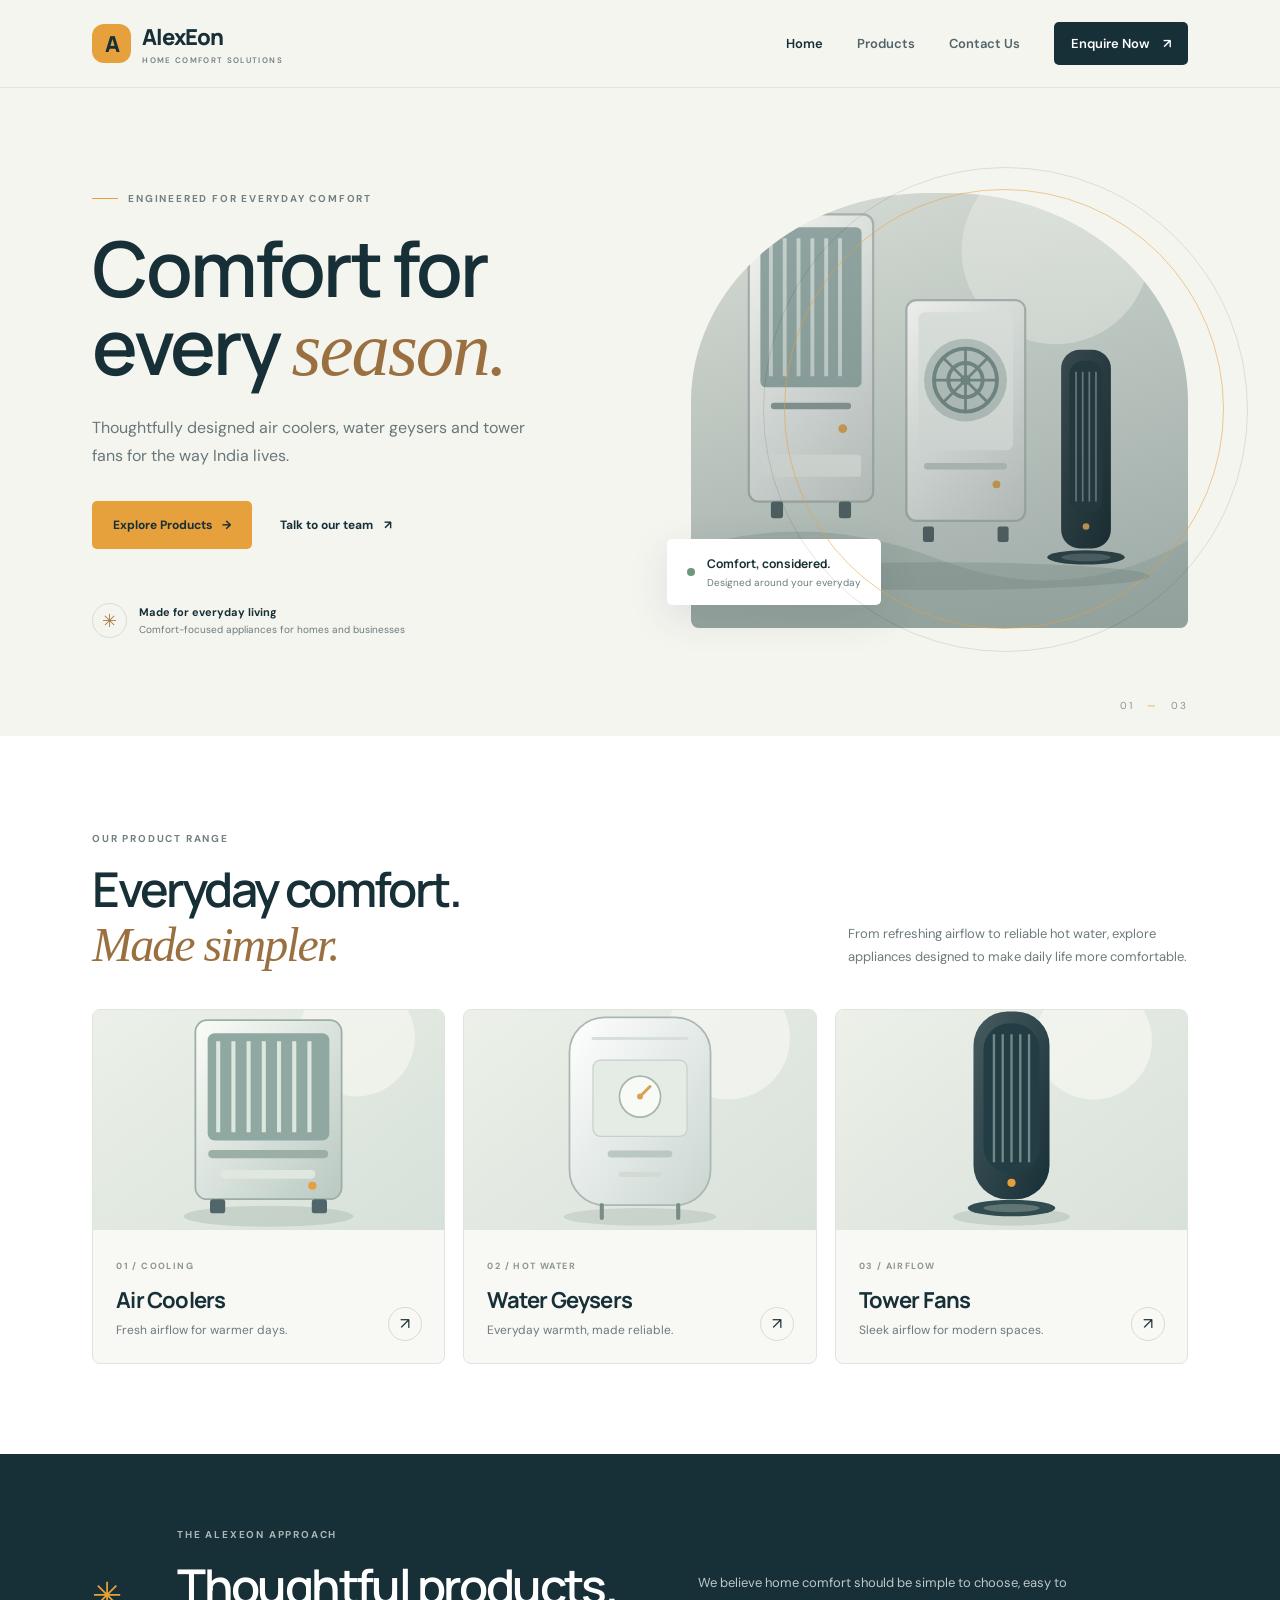
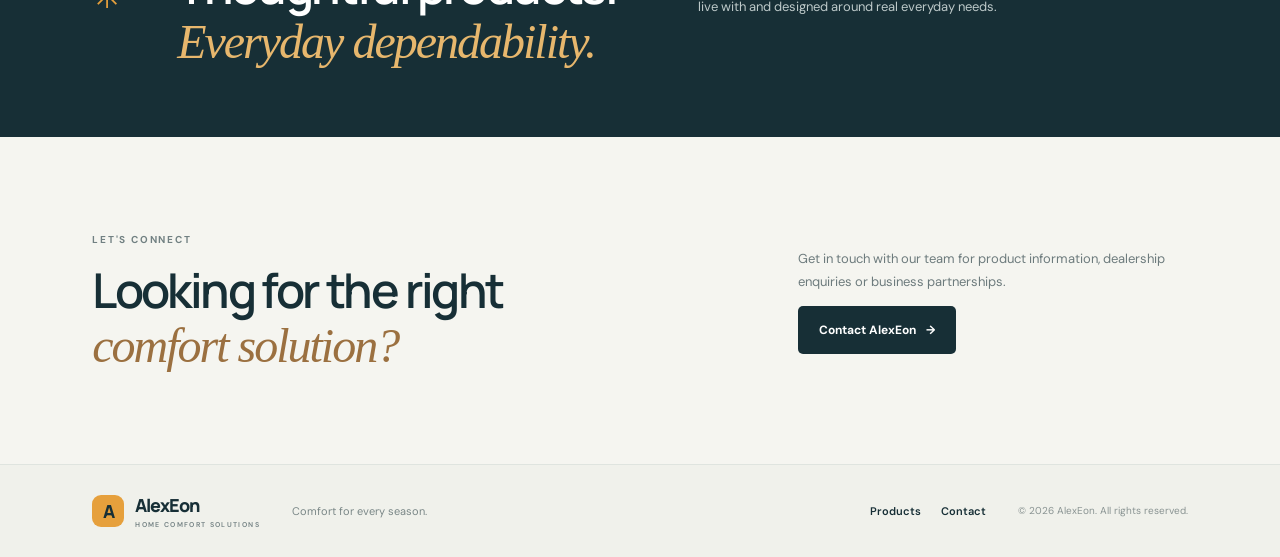
<file: index.html>
<!DOCTYPE html>
<html lang="en">
<head>
  <meta charset="UTF-8"><meta name="viewport" content="width=device-width, initial-scale=1.0">
  <meta name="description" content="Explore AlexEon air coolers, water geysers and tower fans — home comfort appliances designed for everyday Indian living.">
  <title>AlexEon | Comfort for Every Season</title>
  <link rel="preconnect" href="https://fonts.googleapis.com"><link rel="preconnect" href="https://fonts.gstatic.com" crossorigin>
  <link href="https://fonts.googleapis.com/css2?family=DM+Sans:wght@400;500;600;700&family=Manrope:wght@400;500;600;700;800&display=swap" rel="stylesheet">
  <link rel="stylesheet" href="styles.css">
</head>
<body>
  <header class="site-header">
    <a class="brand" href="index.html" aria-label="AlexEon home"><span class="brand-mark">A</span><span>AlexEon<small>HOME COMFORT SOLUTIONS</small></span></a>
    <button class="menu-toggle" aria-label="Toggle navigation" aria-expanded="false">☰</button>
    <nav class="nav-links"><a class="active" href="index.html">Home</a><a href="products.html">Products</a><a href="contact.html">Contact Us</a><a class="nav-cta" href="contact.html">Enquire Now <span>↗</span></a></nav>
  </header>
  <main>
    <section class="hero">
      <div class="hero-copy">
        <span class="eyebrow"><span class="eyebrow-line"></span> ENGINEERED FOR EVERYDAY COMFORT</span>
        <h1>Comfort for<br>every <em>season.</em></h1>
        <p>Thoughtfully designed air coolers, water geysers and tower fans for the way India lives.</p>
        <div class="hero-actions"><a class="button button-primary" href="products.html">Explore Products <span>→</span></a><a class="text-link" href="contact.html">Talk to our team <span>↗</span></a></div>
        <div class="hero-proof"><span class="proof-icon">✳</span><span><strong>Made for everyday living</strong><small>Comfort-focused appliances for homes and businesses</small></span></div>
      </div>
      <div class="hero-visual">
        <div class="hero-image"></div>
        <div class="image-label"><span class="label-dot"></span><span><strong>Comfort, considered.</strong><small>Designed around your everyday</small></span></div>
        <div class="hero-orbit orbit-one"></div><div class="hero-orbit orbit-two"></div>
      </div>
      <div class="hero-index">01 <span>—</span> 03</div>
    </section>

    <section class="section product-intro">
      <div class="section-heading"><div><span class="eyebrow">OUR PRODUCT RANGE</span><h2>Everyday comfort.<br><em>Made simpler.</em></h2></div><p>From refreshing airflow to reliable hot water, explore appliances designed to make daily life more comfortable.</p></div>
      <div class="category-grid">
        <a class="category-card cooler-card" href="products.html#air-coolers"><div class="category-photo photo-cooler"></div><div class="category-content"><span class="card-number">01 / COOLING</span><h3>Air Coolers</h3><p>Fresh airflow for warmer days.</p><span class="round-arrow">↗</span></div></a>
        <a class="category-card geyser-card" href="products.html#geysers"><div class="category-photo photo-geyser"></div><div class="category-content"><span class="card-number">02 / HOT WATER</span><h3>Water Geysers</h3><p>Everyday warmth, made reliable.</p><span class="round-arrow">↗</span></div></a>
        <a class="category-card fan-card" href="products.html#tower-fans"><div class="category-photo photo-fan"></div><div class="category-content"><span class="card-number">03 / AIRFLOW</span><h3>Tower Fans</h3><p>Sleek airflow for modern spaces.</p><span class="round-arrow">↗</span></div></a>
      </div>
    </section>

    <section class="brand-band"><div class="band-symbol">✳</div><div><span class="eyebrow light-eyebrow">THE ALEXEON APPROACH</span><h2>Thoughtful products.<br><em>Everyday dependability.</em></h2></div><p>We believe home comfort should be simple to choose, easy to live with and designed around real everyday needs.</p></section>

    <section class="section bottom-cta"><div><span class="eyebrow">LET'S CONNECT</span><h2>Looking for the right<br><em>comfort solution?</em></h2></div><div class="cta-side"><p>Get in touch with our team for product information, dealership enquiries or business partnerships.</p><a class="button button-dark" href="contact.html">Contact AlexEon <span>→</span></a></div></section>
  </main>
  <footer class="site-footer"><a class="brand brand-footer" href="index.html"><span class="brand-mark">A</span><span>AlexEon<small>HOME COMFORT SOLUTIONS</small></span></a><span class="footer-note">Comfort for every season.</span><div class="footer-links"><a href="products.html">Products</a><a href="contact.html">Contact</a></div><span class="copyright">© <span data-year></span> AlexEon. All rights reserved.</span></footer>
  <script src="script.js"></script>
</body></html>
</file>
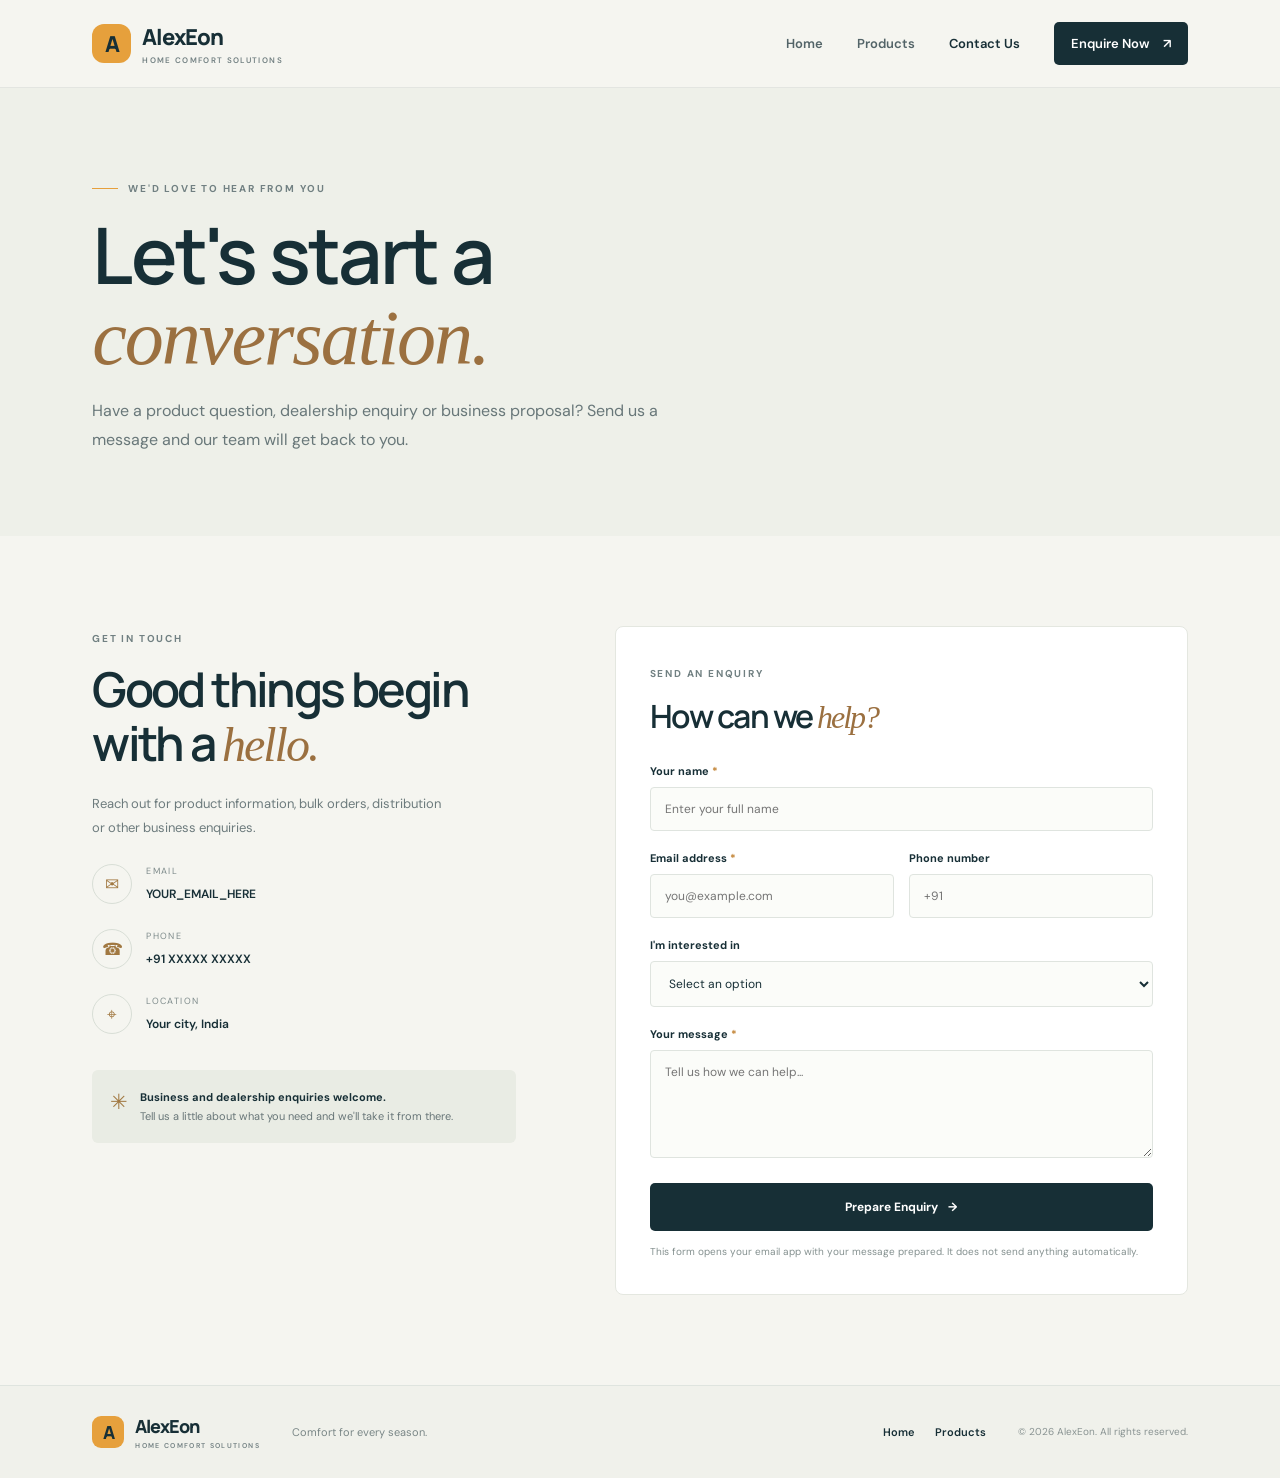
<file: contact.html>
<!DOCTYPE html>
<html lang="en">
<head>
  <meta charset="UTF-8"><meta name="viewport" content="width=device-width, initial-scale=1.0">
  <meta name="description" content="Contact AlexEon for product information, dealership opportunities and business enquiries.">
  <title>Contact Us | AlexEon</title>
  <link rel="preconnect" href="https://fonts.googleapis.com"><link rel="preconnect" href="https://fonts.gstatic.com" crossorigin>
  <link href="https://fonts.googleapis.com/css2?family=DM+Sans:wght@400;500;600;700&family=Manrope:wght@400;500;600;700;800&display=swap" rel="stylesheet">
  <link rel="stylesheet" href="styles.css">
</head>
<body>
  <header class="site-header"><a class="brand" href="index.html" aria-label="AlexEon home"><span class="brand-mark">A</span><span>AlexEon<small>HOME COMFORT SOLUTIONS</small></span></a><button class="menu-toggle" aria-label="Toggle navigation" aria-expanded="false">☰</button><nav class="nav-links"><a href="index.html">Home</a><a href="products.html">Products</a><a class="active" href="contact.html">Contact Us</a><a class="nav-cta" href="#contact-form">Enquire Now <span>↗</span></a></nav></header>
  <main>
    <section class="page-hero contact-hero"><span class="eyebrow"><span class="eyebrow-line"></span> WE'D LOVE TO HEAR FROM YOU</span><h1>Let's start a<br><em>conversation.</em></h1><p>Have a product question, dealership enquiry or business proposal? Send us a message and our team will get back to you.</p></section>
    <section class="contact-layout section">
      <div class="contact-aside"><span class="eyebrow">GET IN TOUCH</span><h2>Good things begin<br>with a <em>hello.</em></h2><p>Reach out for product information, bulk orders, distribution or other business enquiries.</p>
        <div class="contact-detail"><span class="detail-icon">✉</span><div><small>EMAIL</small><a href="mailto:YOUR_EMAIL_HERE">YOUR_EMAIL_HERE</a></div></div>
        <div class="contact-detail"><span class="detail-icon">☎</span><div><small>PHONE</small><a href="tel:+91XXXXXXXXXX">+91 XXXXX XXXXX</a></div></div>
        <div class="contact-detail"><span class="detail-icon">⌖</span><div><small>LOCATION</small><span>Your city, India</span></div></div>
        <div class="contact-note"><span>✳</span><p><strong>Business and dealership enquiries welcome.</strong><br>Tell us a little about what you need and we'll take it from there.</p></div>
      </div>
      <form class="contact-form" id="contact-form">
        <div class="form-heading"><span class="eyebrow">SEND AN ENQUIRY</span><h2>How can we <em>help?</em></h2></div>
        <label for="name">Your name <span>*</span></label><input id="name" name="name" autocomplete="name" placeholder="Enter your full name" required>
        <div class="form-row"><div><label for="email">Email address <span>*</span></label><input id="email" name="email" type="email" autocomplete="email" placeholder="you@example.com" required></div><div><label for="phone">Phone number</label><input id="phone" name="phone" type="tel" autocomplete="tel" placeholder="+91"></div></div>
        <label for="interest">I'm interested in</label><select id="interest" name="interest"><option value="">Select an option</option><option>Air Coolers</option><option>Water Geysers</option><option>Tower Fans</option><option>Dealership / Distribution</option><option>Bulk Order</option><option>Other</option></select>
        <label for="message">Your message <span>*</span></label><textarea id="message" name="message" rows="5" placeholder="Tell us how we can help..." required></textarea>
        <button class="button button-dark form-submit" type="submit">Prepare Enquiry <span>→</span></button>
        <p class="form-disclaimer">This form opens your email app with your message prepared. It does not send anything automatically.</p><p class="form-status" aria-live="polite"></p>
      </form>
    </section>
  </main>
  <footer class="site-footer"><a class="brand brand-footer" href="index.html"><span class="brand-mark">A</span><span>AlexEon<small>HOME COMFORT SOLUTIONS</small></span></a><span class="footer-note">Comfort for every season.</span><div class="footer-links"><a href="index.html">Home</a><a href="products.html">Products</a></div><span class="copyright">© <span data-year></span> AlexEon. All rights reserved.</span></footer><script src="script.js"></script>
</body></html>
</file>
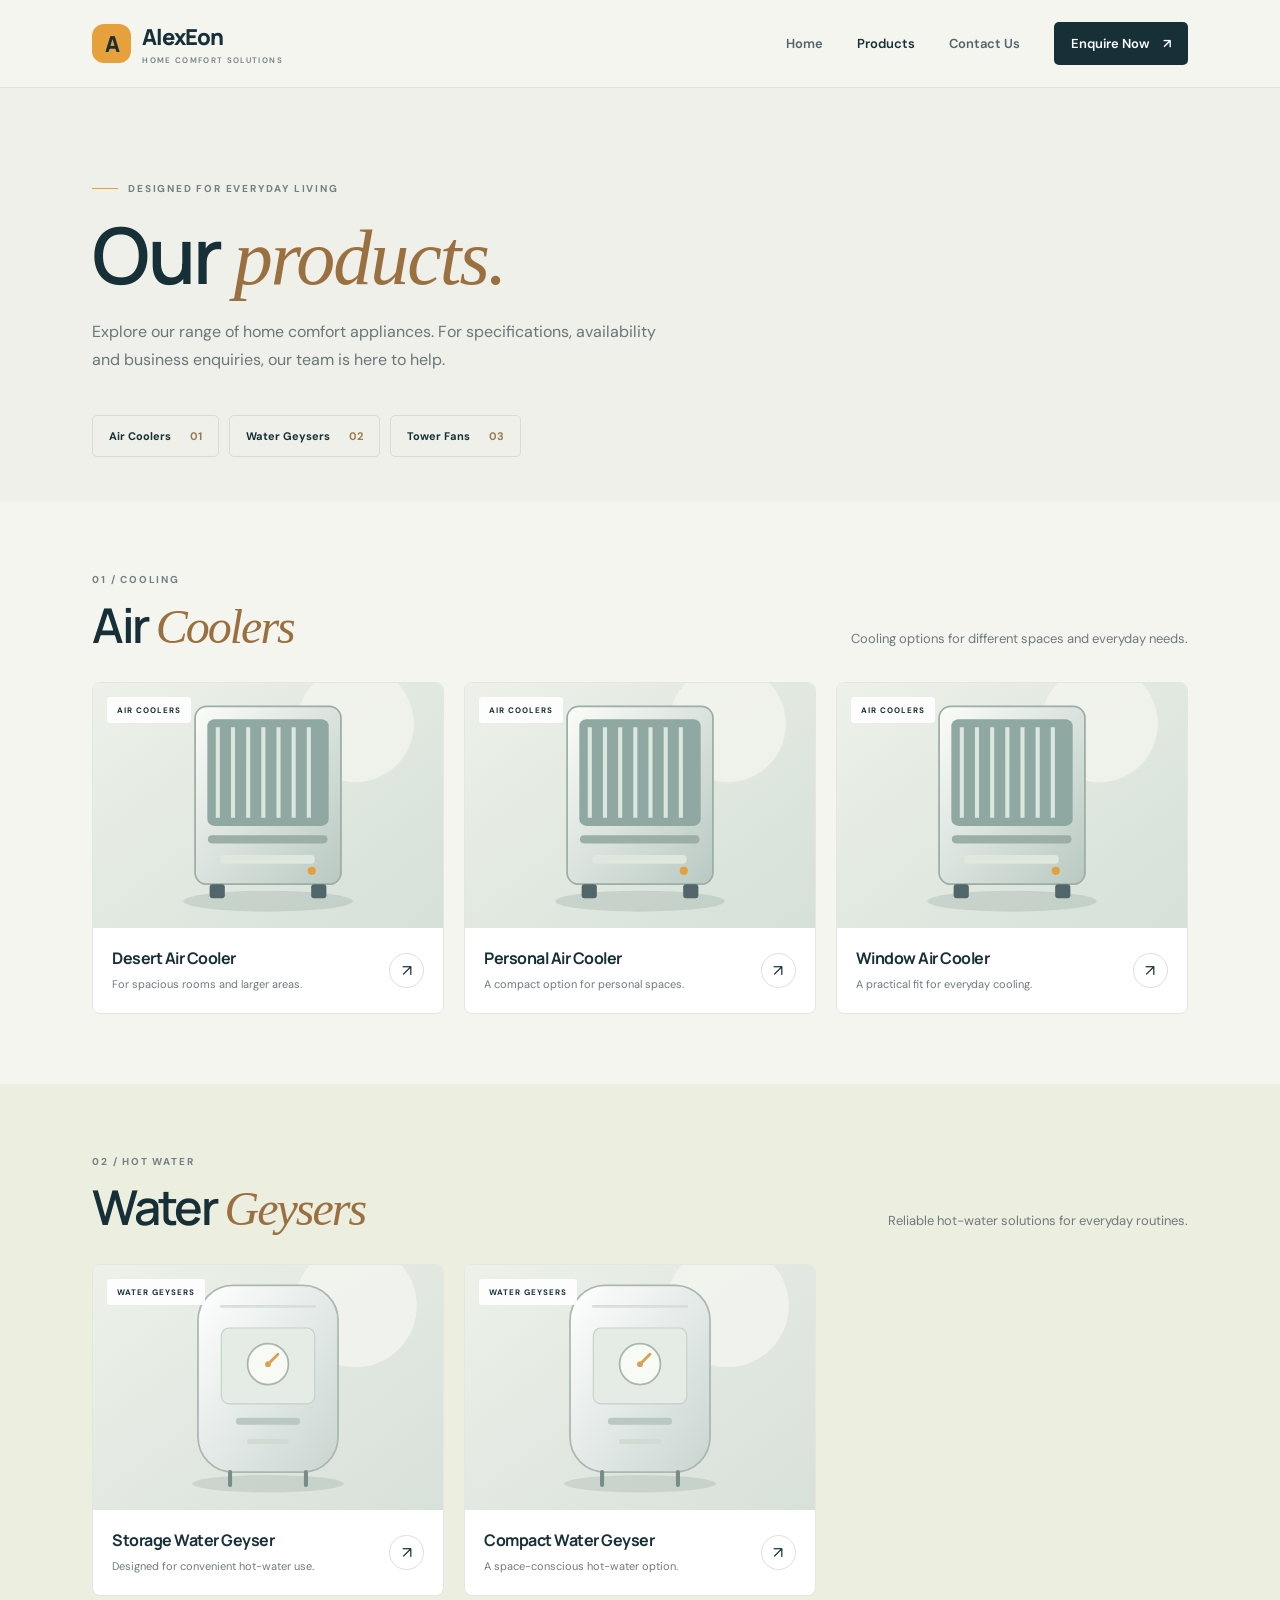
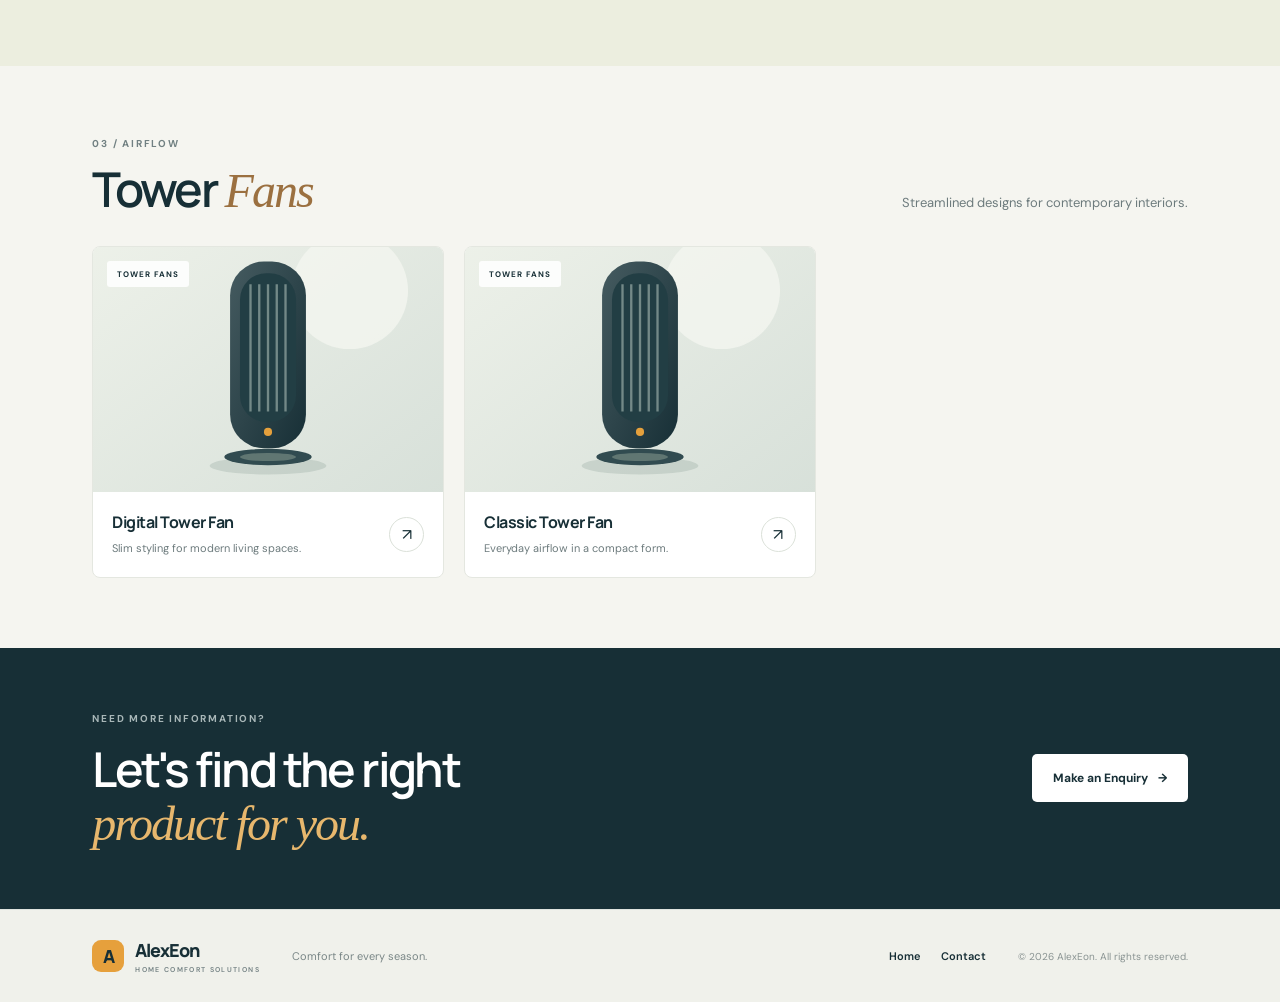
<file: products.html>
<!DOCTYPE html>
<html lang="en">
<head>
  <meta charset="UTF-8"><meta name="viewport" content="width=device-width, initial-scale=1.0">
  <meta name="description" content="Browse AlexEon air coolers, water geysers and tower fans. Contact us for product specifications and business enquiries.">
  <title>Our Products | AlexEon</title>
  <link rel="preconnect" href="https://fonts.googleapis.com"><link rel="preconnect" href="https://fonts.gstatic.com" crossorigin>
  <link href="https://fonts.googleapis.com/css2?family=DM+Sans:wght@400;500;600;700&family=Manrope:wght@400;500;600;700;800&display=swap" rel="stylesheet">
  <link rel="stylesheet" href="styles.css">
</head>
<body>
  <header class="site-header"><a class="brand" href="index.html" aria-label="AlexEon home"><span class="brand-mark">A</span><span>AlexEon<small>HOME COMFORT SOLUTIONS</small></span></a><button class="menu-toggle" aria-label="Toggle navigation" aria-expanded="false">☰</button><nav class="nav-links"><a href="index.html">Home</a><a class="active" href="products.html">Products</a><a href="contact.html">Contact Us</a><a class="nav-cta" href="contact.html">Enquire Now <span>↗</span></a></nav></header>
  <main>
    <section class="page-hero products-hero"><span class="eyebrow"><span class="eyebrow-line"></span> DESIGNED FOR EVERYDAY LIVING</span><h1>Our <em>products.</em></h1><p>Explore our range of home comfort appliances. For specifications, availability and business enquiries, our team is here to help.</p><div class="product-tabs"><a href="#air-coolers">Air Coolers <span>01</span></a><a href="#geysers">Water Geysers <span>02</span></a><a href="#tower-fans">Tower Fans <span>03</span></a></div></section>
    <section class="catalog-section section" id="air-coolers"><div class="catalog-heading"><div><span class="eyebrow">01 / COOLING</span><h2>Air <em>Coolers</em></h2></div><p>Cooling options for different spaces and everyday needs.</p></div><div class="product-grid">
      <article class="product-card"><div class="product-image product-img-cooler-1"><span class="product-tag">AIR COOLERS</span></div><div class="product-info"><div><h3>Desert Air Cooler</h3><p>For spacious rooms and larger areas.</p></div><a class="product-link" href="contact.html?product=Desert%20Air%20Cooler" aria-label="Enquire about Desert Air Cooler">↗</a></div></article>
      <article class="product-card"><div class="product-image product-img-cooler-2"><span class="product-tag">AIR COOLERS</span></div><div class="product-info"><div><h3>Personal Air Cooler</h3><p>A compact option for personal spaces.</p></div><a class="product-link" href="contact.html?product=Personal%20Air%20Cooler" aria-label="Enquire about Personal Air Cooler">↗</a></div></article>
      <article class="product-card"><div class="product-image product-img-cooler-3"><span class="product-tag">AIR COOLERS</span></div><div class="product-info"><div><h3>Window Air Cooler</h3><p>A practical fit for everyday cooling.</p></div><a class="product-link" href="contact.html?product=Window%20Air%20Cooler" aria-label="Enquire about Window Air Cooler">↗</a></div></article>
    </div></section>
    <section class="catalog-section section alt-section" id="geysers"><div class="catalog-heading"><div><span class="eyebrow">02 / HOT WATER</span><h2>Water <em>Geysers</em></h2></div><p>Reliable hot-water solutions for everyday routines.</p></div><div class="product-grid">
      <article class="product-card"><div class="product-image product-img-geyser-1"><span class="product-tag">WATER GEYSERS</span></div><div class="product-info"><div><h3>Storage Water Geyser</h3><p>Designed for convenient hot-water use.</p></div><a class="product-link" href="contact.html?product=Storage%20Water%20Geyser" aria-label="Enquire about Storage Water Geyser">↗</a></div></article>
      <article class="product-card"><div class="product-image product-img-geyser-2"><span class="product-tag">WATER GEYSERS</span></div><div class="product-info"><div><h3>Compact Water Geyser</h3><p>A space-conscious hot-water option.</p></div><a class="product-link" href="contact.html?product=Compact%20Water%20Geyser" aria-label="Enquire about Compact Water Geyser">↗</a></div></article>
    </div></section>
    <section class="catalog-section section" id="tower-fans"><div class="catalog-heading"><div><span class="eyebrow">03 / AIRFLOW</span><h2>Tower <em>Fans</em></h2></div><p>Streamlined designs for contemporary interiors.</p></div><div class="product-grid">
      <article class="product-card"><div class="product-image product-img-fan-1"><span class="product-tag">TOWER FANS</span></div><div class="product-info"><div><h3>Digital Tower Fan</h3><p>Slim styling for modern living spaces.</p></div><a class="product-link" href="contact.html?product=Digital%20Tower%20Fan" aria-label="Enquire about Digital Tower Fan">↗</a></div></article>
      <article class="product-card"><div class="product-image product-img-fan-2"><span class="product-tag">TOWER FANS</span></div><div class="product-info"><div><h3>Classic Tower Fan</h3><p>Everyday airflow in a compact form.</p></div><a class="product-link" href="contact.html?product=Classic%20Tower%20Fan" aria-label="Enquire about Classic Tower Fan">↗</a></div></article>
    </div></section>
    <section class="catalog-cta"><div><span class="eyebrow light-eyebrow">NEED MORE INFORMATION?</span><h2>Let's find the right<br><em>product for you.</em></h2></div><a class="button button-light" href="contact.html">Make an Enquiry <span>→</span></a></section>
  </main>
  <footer class="site-footer"><a class="brand brand-footer" href="index.html"><span class="brand-mark">A</span><span>AlexEon<small>HOME COMFORT SOLUTIONS</small></span></a><span class="footer-note">Comfort for every season.</span><div class="footer-links"><a href="index.html">Home</a><a href="contact.html">Contact</a></div><span class="copyright">© <span data-year></span> AlexEon. All rights reserved.</span></footer><script src="script.js"></script>
</body></html>
</file>
<file: styles.css>
:root{--ink:#172f36;--ink-2:#24434b;--muted:#6d7b7d;--cream:#f5f5f0;--white:#fff;--accent:#e6a03c;--line:#dfe4df;--serif:Georgia,"Times New Roman",serif;--sans:"DM Sans",sans-serif;--display:"Manrope",sans-serif}*{box-sizing:border-box}html{scroll-behavior:smooth;scroll-padding-top:90px}body{margin:0;background:var(--cream);color:var(--ink);font-family:var(--sans);-webkit-font-smoothing:antialiased}a{color:inherit;text-decoration:none}button,input,textarea,select{font:inherit}.site-header{height:88px;padding:0 7.2%;display:flex;align-items:center;justify-content:space-between;background:rgba(245,245,240,.95);border-bottom:1px solid rgba(23,47,54,.08);position:sticky;top:0;z-index:20;backdrop-filter:blur(16px)}.brand{display:flex;align-items:center;gap:11px;font:800 22px var(--display);letter-spacing:-1px}.brand-mark{width:39px;height:39px;border-radius:12px;background:var(--accent);display:grid;place-items:center;color:var(--ink);font:800 22px var(--display);letter-spacing:-2px}.brand small{display:block;font:600 8px var(--sans);letter-spacing:1.35px;margin-top:3px;color:#738183}.nav-links{display:flex;align-items:center;gap:34px;font-size:13px;font-weight:600}.nav-links>a:not(.nav-cta){color:#536468;transition:color .2s}.nav-links>a:hover,.nav-links>a.active{color:var(--ink)}.nav-cta{background:var(--ink);color:white;padding:13px 17px;border-radius:5px}.nav-cta span,.button span{margin-left:10px}.menu-toggle{display:none;background:none;border:0;font-size:24px;color:var(--ink)}.hero{padding:65px 7.2% 68px;min-height:600px;display:grid;grid-template-columns:1fr 1fr;gap:5%;align-items:center;position:relative;overflow:hidden}.hero-copy{padding:30px 0;position:relative;z-index:2}.eyebrow{font-size:10px;letter-spacing:1.8px;font-weight:700;color:#718082;display:inline-flex;align-items:center;gap:10px}.eyebrow-line{height:1px;width:26px;background:var(--accent)}h1,h2,h3,p{margin-top:0}h1,h2{font-family:var(--display);letter-spacing:-2.6px;font-weight:600}h1{font-size:clamp(54px,6vw,82px);line-height:1.02;margin:24px 0}h1 em,h2 em{font-family:var(--serif);font-weight:400;color:#9b7040;letter-spacing:-2px} .hero-copy>p,.page-hero>p{max-width:445px;font-size:16px;line-height:1.8;color:#687779}.hero-actions{display:flex;align-items:center;gap:28px;margin-top:30px}.button{display:inline-flex;align-items:center;justify-content:center;padding:16px 21px;border-radius:5px;font-size:12px;font-weight:700;transition:transform .2s,background .2s}.button:hover{transform:translateY(-2px)}.button-primary{background:var(--accent);color:var(--ink)}.text-link{font-size:12px;font-weight:700}.text-link span{margin-left:8px}.hero-proof{display:flex;align-items:center;gap:12px;margin-top:54px}.proof-icon{display:grid;place-items:center;width:35px;height:35px;border:1px solid #d6ddd6;border-radius:50%;font-size:18px;color:#a67c42}.hero-proof strong,.hero-proof small{display:block}.hero-proof strong{font-size:11px}.hero-proof small{font-size:10px;color:var(--muted);margin-top:4px}.hero-visual{height:455px;position:relative;display:flex;align-items:center;justify-content:center}.hero-image{position:absolute;inset:10px 0 10px 24px;border-radius:48% 48% 8px 8px;background:#d8ded6 url('assets/hero-appliances.svg') center/cover;filter:saturate(.75)}.hero-image:after{content:"";position:absolute;inset:0;background:linear-gradient(180deg,rgba(20,45,49,.02),rgba(20,45,49,.2));border-radius:inherit}.hero-orbit{position:absolute;border:1px solid rgba(230,160,60,.55);border-radius:50%;pointer-events:none}.orbit-one{width:440px;height:440px;right:-36px;top:6px}.orbit-two{width:485px;height:485px;right:-60px;top:-16px;border-color:rgba(23,47,54,.12)}.image-label{position:absolute;bottom:33px;left:0;background:white;padding:16px 20px;display:flex;align-items:center;gap:12px;box-shadow:0 12px 40px #17323a1c;border-radius:5px}.label-dot{width:8px;height:8px;background:#6b987a;border-radius:50%}.image-label strong,.image-label small{display:block}.image-label strong{font:700 12px var(--display)}.image-label small{font-size:10px;color:var(--muted);margin-top:4px}.hero-index{position:absolute;right:7.2%;bottom:24px;font-size:10px;letter-spacing:2px;color:#889394}.hero-index span{color:var(--accent);margin:0 8px}.section{padding:90px 7.2%}.product-intro{background:#fff}.section-heading,.catalog-heading{display:flex;justify-content:space-between;align-items:end;gap:40px;margin-bottom:36px}.section-heading h2,.bottom-cta h2,.brand-band h2,.catalog-heading h2,.contact-aside h2{font-size:clamp(34px,4vw,48px);line-height:1.13;margin:15px 0 0}.section-heading>p,.catalog-heading>p{max-width:340px;color:var(--muted);font-size:13px;line-height:1.8;margin-bottom:4px}.category-grid{display:grid;grid-template-columns:repeat(3,1fr);gap:18px}.category-card{border:1px solid var(--line);border-radius:8px;overflow:hidden;background:#f8f8f4;position:relative;transition:transform .25s,box-shadow .25s}.category-card:hover{transform:translateY(-5px);box-shadow:0 16px 40px #17323a10}.category-photo{height:220px;background-color:#e8ebe5;background-position:center;background-size:cover}.photo-cooler{background-image:url('assets/air-cooler.svg')}.photo-geyser{background-image:url('assets/geyser.svg')}.photo-fan{background-image:url('assets/tower-fan.svg')}.category-content{padding:23px 23px 25px;position:relative}.card-number{font-size:9px;letter-spacing:1.4px;color:#8c9692;font-weight:700}.category-content h3{font:700 22px var(--display);letter-spacing:-.8px;margin:11px 0 7px}.category-content p{font-size:12px;color:var(--muted);margin-bottom:0}.round-arrow{position:absolute;right:22px;bottom:22px;width:34px;height:34px;border:1px solid #d5ddd5;border-radius:50%;display:grid;place-items:center}.brand-band{background:var(--ink);color:#fff;padding:68px 7.2%;display:grid;grid-template-columns:55px 1fr 1fr;gap:30px;align-items:center}.band-symbol{color:var(--accent);font-size:36px}.light-eyebrow{color:#a9b7b8}.brand-band h2{margin-top:16px;color:white}.brand-band h2 em{color:#e7b76d}.brand-band>p{font-size:13px;line-height:1.9;color:#bdc9c9;max-width:370px;margin:0}.bottom-cta{display:flex;align-items:center;justify-content:space-between;gap:40px}.bottom-cta h2{margin-bottom:0}.cta-side{max-width:390px}.cta-side p{font-size:13px;line-height:1.8;color:var(--muted)}.button-dark{background:var(--ink);color:#fff;border:0;cursor:pointer}.button-dark:hover{background:#2b4c54}.site-footer{padding:28px 7.2%;display:flex;align-items:center;gap:32px;border-top:1px solid var(--line);background:#f0f1eb;flex-wrap:wrap}.brand-footer{font-size:18px}.brand-footer .brand-mark{width:32px;height:32px;font-size:18px;border-radius:9px}.brand-footer small{font-size:7px}.footer-note{font-size:11px;color:#7a8787}.footer-links{display:flex;gap:20px;margin-left:auto;font-size:11px;font-weight:600}.copyright{font-size:10px;color:#899392}.page-hero{padding:85px 7.2% 45px;background:#eef0e9}.page-hero h1{font-size:clamp(52px,7vw,78px);margin:20px 0}.page-hero>p{max-width:570px}.product-tabs{display:flex;gap:10px;margin-top:40px;flex-wrap:wrap}.product-tabs a{padding:13px 16px;border:1px solid #d6ddd5;border-radius:5px;font-size:11px;font-weight:700}.product-tabs span{color:#9a7a4d;margin-left:16px}.catalog-section{padding-top:65px;padding-bottom:70px}.catalog-heading{margin-bottom:28px}.catalog-heading h2{margin-top:10px}.product-grid{display:grid;grid-template-columns:repeat(3,minmax(0,1fr));gap:20px}.product-card{background:#fff;border:1px solid #e4e7e0;border-radius:8px;overflow:hidden;transition:transform .2s,box-shadow .2s}.product-card:hover{transform:translateY(-4px);box-shadow:0 12px 34px #17323a0c}.product-image{height:245px;position:relative;background-color:#edf0ea;background-position:center;background-size:cover}.product-tag{position:absolute;top:14px;left:14px;background:#ffffffdf;padding:8px 10px;border-radius:3px;font-size:8px;font-weight:700;letter-spacing:1px}.product-img-cooler-1{background-image:url('assets/air-cooler.svg')}.product-img-cooler-2{background-image:url('assets/air-cooler.svg')}.product-img-cooler-3{background-image:url('assets/air-cooler.svg')}.product-img-geyser-1{background-image:url('assets/geyser.svg')}.product-img-geyser-2{background-image:url('assets/geyser.svg')}.product-img-fan-1{background-image:url('assets/tower-fan.svg')}.product-img-fan-2{background-image:url('assets/tower-fan.svg')}.product-info{padding:19px;display:flex;justify-content:space-between;align-items:center;gap:10px}.product-info h3{font:700 16px var(--display);letter-spacing:-.5px;margin-bottom:7px}.product-info p{font-size:11px;color:var(--muted);line-height:1.6;margin:0}.product-link{width:35px;height:35px;flex:0 0 35px;border-radius:50%;border:1px solid #dbe1d9;display:grid;place-items:center;font-size:16px}.alt-section{background:#eceedf}.alt-section .product-grid{grid-template-columns:repeat(3,minmax(0,1fr))}.catalog-cta{background:var(--ink);color:white;padding:58px 7.2%;display:flex;align-items:center;justify-content:space-between;gap:30px}.catalog-cta h2{font-size:clamp(34px,4vw,48px);line-height:1.12;margin:15px 0 0}.catalog-cta h2 em{color:#e7b76d}.button-light{background:#fff;color:var(--ink)}.contact-hero{padding-bottom:65px}.contact-layout{display:grid;grid-template-columns:.85fr 1.15fr;gap:9%;align-items:start}.contact-aside h2{margin-bottom:20px}.contact-aside>p{font-size:13px;line-height:1.8;color:var(--muted);max-width:360px}.contact-detail{display:flex;align-items:center;gap:14px;margin-top:25px}.detail-icon{width:40px;height:40px;border:1px solid #d8ded6;border-radius:50%;display:grid;place-items:center;color:#a17841;font-size:17px}.contact-detail small{display:block;font-size:9px;letter-spacing:1.4px;color:#7e8b8b;margin-bottom:5px}.contact-detail a,.contact-detail div>span{font-size:12px;font-weight:600}.contact-note{margin-top:36px;padding:18px;background:#e9ece4;border-radius:6px;display:flex;gap:12px;align-items:start}.contact-note>span{color:#a17841;font-size:21px}.contact-note p{font-size:11px;line-height:1.7;color:#687678;margin:0}.contact-note strong{color:var(--ink)}.contact-form{background:#fff;border:1px solid #e4e7e0;border-radius:8px;padding:34px}.form-heading{margin-bottom:26px}.form-heading h2{font:600 32px var(--display);letter-spacing:-1.5px;margin:12px 0 0}.form-heading h2 em{font-family:var(--serif);font-weight:400;color:#9b7040}.contact-form label{display:block;font-size:11px;font-weight:700;margin-bottom:9px}.contact-form label span{color:#c18131}.contact-form input,.contact-form textarea,.contact-form select{width:100%;border:1px solid #dfe4df;background:#fbfcf9;border-radius:4px;padding:13px 14px;font-size:12px;outline:none;color:var(--ink);margin-bottom:20px;transition:border .2s}.contact-form input:focus,.contact-form textarea:focus,.contact-form select:focus{border-color:#9b7040}.contact-form textarea{resize:vertical}.form-row{display:grid;grid-template-columns:1fr 1fr;gap:15px}.form-submit{width:100%}.form-disclaimer,.form-status{font-size:10px;color:#84908f;line-height:1.6;margin:13px 0 0}.form-status{color:#426c4b}.contact-form .form-status:empty{display:none}@media(max-width:900px){.site-header{padding:0 5%;height:76px}.nav-links{gap:18px}.hero,.section,.page-hero,.brand-band,.catalog-cta{padding-left:5%;padding-right:5%}.hero{gap:3%;min-height:530px}.hero-visual{height:380px}.orbit-one{width:360px;height:360px}.orbit-two{width:395px;height:395px}.category-photo{height:175px}.category-content{padding:18px}.product-image{height:205px}.contact-layout{gap:5%}.site-footer{padding-left:5%;padding-right:5%}}@media(max-width:680px){.site-header{height:70px}.menu-toggle{display:block}.nav-links{display:none;position:absolute;top:69px;left:0;right:0;background:var(--cream);padding:18px 5% 24px;border-bottom:1px solid var(--line);flex-direction:column;align-items:stretch;gap:0}.nav-links.open{display:flex}.nav-links>a{padding:14px 0}.nav-links .nav-cta{padding:14px;margin-top:8px;text-align:center}.hero{grid-template-columns:1fr;padding-top:48px;padding-bottom:54px;gap:10px}.hero-copy{padding:0}.hero h1{font-size:58px}.hero-visual{height:330px;margin:10px 0 15px}.hero-image{left:22px;right:14px}.orbit-one{width:315px;height:315px;right:-6px;top:6px}.orbit-two{width:345px;height:345px;right:-21px;top:-8px}.image-label{bottom:18px}.hero-index{right:5%;bottom:15px}.section{padding-top:62px;padding-bottom:62px}.section-heading,.catalog-heading{display:block}.section-heading>p,.catalog-heading>p{margin-top:18px}.category-grid{grid-template-columns:1fr;gap:14px}.category-card{display:grid;grid-template-columns:42% 58%;align-items:stretch}.category-photo{height:100%;min-height:175px}.category-content{padding:20px 15px}.category-content h3{font-size:19px}.category-content p{max-width:145px;line-height:1.6}.round-arrow{right:12px;bottom:12px;width:29px;height:29px}.brand-band{padding-top:50px;padding-bottom:50px;grid-template-columns:35px 1fr;gap:15px}.brand-band>p{grid-column:2;max-width:420px;margin-top:5px}.brand-band h2{font-size:36px}.bottom-cta{display:block}.cta-side{margin-top:25px}.site-footer{gap:16px}.footer-note{display:none}.footer-links{margin-left:auto}.copyright{width:100%;padding-top:8px;border-top:1px solid var(--line)}.page-hero{padding-top:60px;padding-bottom:35px}.page-hero h1{font-size:58px}.product-tabs{gap:7px;margin-top:28px}.product-tabs a{padding:11px;font-size:10px}.product-tabs span{margin-left:6px}.catalog-section{padding-top:48px;padding-bottom:48px}.product-grid,.alt-section .product-grid{grid-template-columns:1fr 1fr;gap:12px}.product-image{height:175px}.product-info{padding:13px;align-items:start}.product-info h3{font-size:14px;line-height:1.35}.product-info p{font-size:10px}.product-link{width:29px;height:29px;flex-basis:29px}.catalog-cta{padding-top:44px;padding-bottom:44px;display:block}.catalog-cta .button{margin-top:24px}.contact-layout{grid-template-columns:1fr;gap:40px}.contact-form{padding:23px}.form-row{grid-template-columns:1fr;gap:0}}@media(max-width:390px){.hero h1,.page-hero h1{font-size:50px}.hero-actions{gap:16px;flex-wrap:wrap}.product-grid,.alt-section .product-grid{grid-template-columns:1fr}.product-image{height:220px}.product-info h3{font-size:16px}.category-content p{max-width:130px}}
</file>
